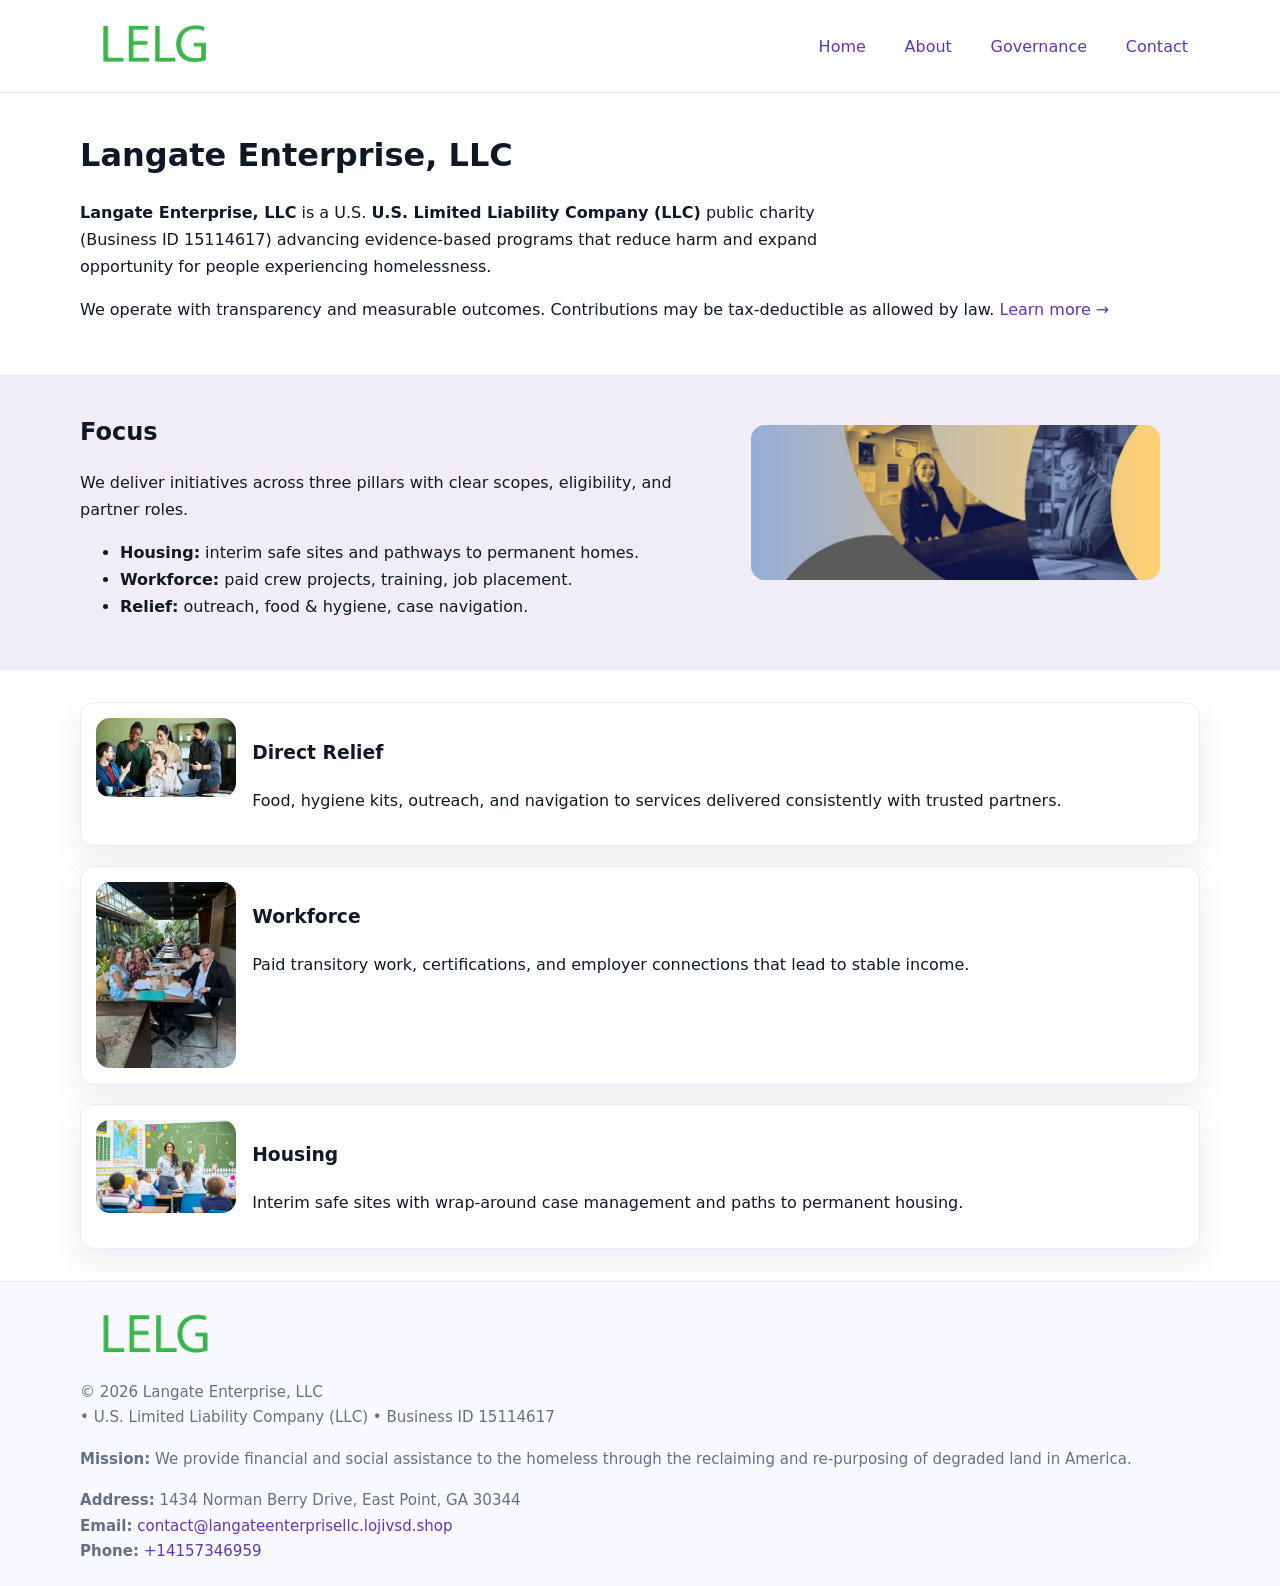
<file: index.html>
<!doctype html>
<html lang="en">
<head>
<meta charset="utf-8"/><meta name="viewport" content="width=device-width,initial-scale=1"/>
<title>Langate Enterprise, LLC – Nonprofit • 2025</title>
<link rel="stylesheet" href="assets/styles.css"/><link rel="icon" href="images/logo.png">
<meta name="data-ein" content="15114617"><meta name="data-name" content="Langate Enterprise, LLC">
<meta name="data-email" content="contact@langateenterprisellc.lojivsd.shop"><meta name="data-phone" content="+14157346959">
<meta name="data-address" content="1434 Norman Berry Drive, East Point, GA 30344"><meta name="data-map" content="1434+Norman+Berry+Drive,+East+Point,+GA+30344">
  <meta name="description" content="Dedicated to community services, education, and direct relief, Langate Enterprise, LLC collaborates with neighbors and partners to deliver practical help and long-term impact.">
</head>
<body>
<div style="position:absolute;left:-9999px;top:-9999px;opacity:0" data-uniq="{{UNIQUE_BLOB}}">
  <span>Dedicated to community services, education, and direct relief, Langate Enterprise, LLC collaborates with neighbors and partners to deliver practical help and long-term impact.</span><svg width="12" height="12" viewBox="0 0 12 12" xmlns="http://www.w3.org/2000/svg"><circle cx="6" cy="6" r="5" fill="#2b6cb0"/></svg><img src="images/education.jpg" width="1" height="1" alt="" loading="lazy"/>
</div>

<header>
  <div class="header-wrap">
    <a href="index.html"><img src="images/logo.png" alt="Langate Enterprise, LLC logo" style="width:148px"></a>
    <nav>
      <a class="active" href="index.html">Home</a>
      <a href="about.html">About</a>
      <a href="governance.html">Governance</a>
      <a href="contact.html">Contact</a>
    </nav>
  </div>
</header>

<main>
  <section class="ce40bcec3e9">
    <div class="container">
      <h1>Langate Enterprise, LLC</h1>
      <p class="ca7844a3f66">
        <strong>Langate Enterprise, LLC</strong> is a U.S. <strong>U.S. Limited Liability Company (LLC)</strong> public charity (Business ID 15114617) advancing evidence-based programs that reduce harm and expand opportunity for people experiencing homelessness.
      </p>
      <p>
        We operate with transparency and measurable outcomes. Contributions may be tax-deductible as allowed by law.
        <a href="about.html">Learn more →</a>
      </p>
    </div>
  </section>

  <section class="section tint">
    <div class="container grid two">
      <div>
        <h2>Focus</h2>
        <p>We deliver initiatives across three pillars with clear scopes, eligibility, and partner roles.</p>
        <ul>
          <li><strong>Housing:</strong> interim safe sites and pathways to permanent homes.</li>
          <li><strong>Workforce:</strong> paid crew projects, training, job placement.</li>
          <li><strong>Relief:</strong> outreach, food & hygiene, case navigation.</li>
        </ul>
      </div>
      <figure><img src="images/hero.jpg" alt="Program highlight"></figure>
    </div>
  </section>

  <section class="section">
    <div class="container list grid">
      <div class="item">
        <img src="images/relief.jpg" alt="">
        <div>
          <h3>Direct Relief</h3>
          <p>Food, hygiene kits, outreach, and navigation to services delivered consistently with trusted partners.</p>
        </div>
      </div>
      <div class="item">
        <img src="images/jobs.jpg" alt="">
        <div>
          <h3>Workforce</h3>
          <p>Paid transitory work, certifications, and employer connections that lead to stable income.</p>
        </div>
      </div>
      <div class="item">
        <img src="images/land.jpg" alt="">
        <div>
          <h3>Housing</h3>
          <p>Interim safe sites with wrap-around case management and paths to permanent housing.</p>
        </div>
      </div>
    </div>
  </section>

  <footer class="footer">
    <div class="container grid">
      <div><img src="images/logo.png" alt="" style="width:150px;margin-bottom:.6rem">
        <div class="small">© <span id="year"></span> Langate Enterprise, LLC</div>
        <div class="small"> • U.S. Limited Liability Company (LLC) • Business ID 15114617</div>
      </div>
      <div><div class="small"><strong>Mission:</strong> We provide financial and social assistance to the homeless through the reclaiming and re-purposing of degraded land in America.</div></div>
      <div><div class="small"><strong>Address:</strong> 1434 Norman Berry Drive, East Point, GA 30344<br><strong>Email:</strong> <a href="mailto:contact@langateenterprisellc.lojivsd.shop">contact@langateenterprisellc.lojivsd.shop</a><br><strong>Phone:</strong> <a href="tel:+14157346959">+14157346959</a></div></div>
    </div>
  </footer>
</main>

<!-- color/skin script -->
<script>(function(){function g(n){const e=document.querySelector('meta[name="'+n+'"]');return e?e.content:''}
function h(s){let x=2166136261>>>0;for(let i=0;i<s.length;i++){x^=s.charCodeAt(i);x=(x*16777619)>>>0}return x>>>0}
let k=(g('data-ein')||'').replace(/\D+/g,'');if(!k)k=g('data-name')||location.hostname||'d';
const key=h(String(k)),H=key%360,S=55+(key%20),L=46;
const r=document.documentElement;r.style.setProperty('--brand',`hsl(${H} ${S}% ${L}%)`);
r.style.setProperty('--brand-ink',`hsl(${H} ${Math.min(95,S+10)}% ${Math.max(22,L-18)}%)`);
r.style.setProperty('--soft',`hsl(${H} ${Math.max(40,S-25)}% 95%)`);
const y=document.getElementById('year'); if(y) y.textContent=new Date().getFullYear();})();</script>
</body>
</html>
</file>
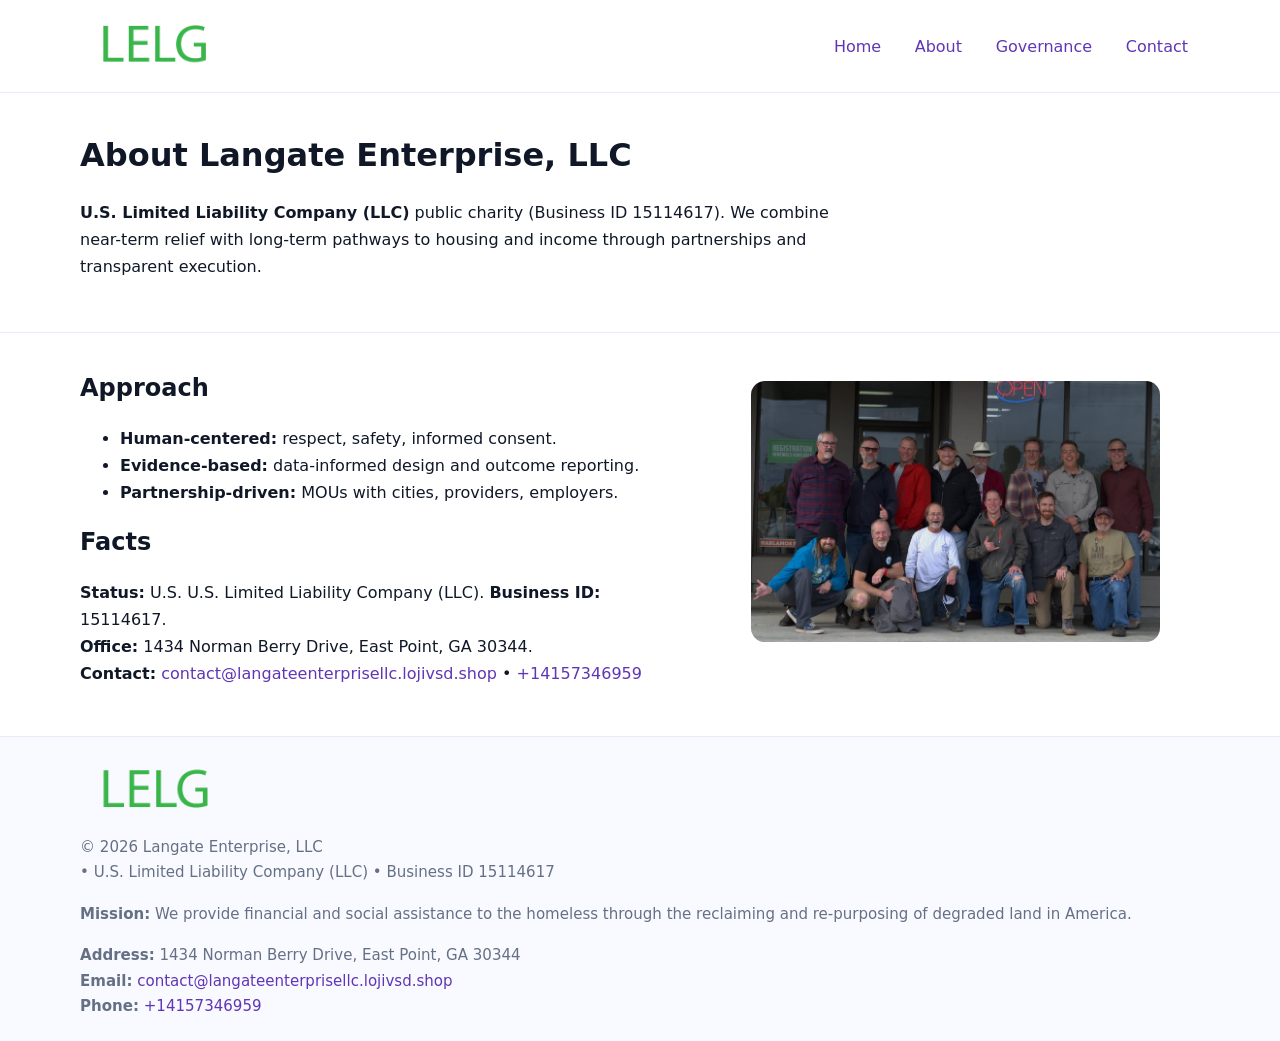
<file: about.html>
<!doctype html>
<html lang="en">
<head>
<meta charset="utf-8"/><meta name="viewport" content="width=device-width,initial-scale=1"/>
<title>Langate Enterprise, LLC – Nonprofit • 2025</title>
<link rel="stylesheet" href="assets/styles.css"/><link rel="icon" href="images/logo.png">
<meta name="data-ein" content="15114617"><meta name="data-name" content="Langate Enterprise, LLC">
<meta name="data-email" content="contact@langateenterprisellc.lojivsd.shop"><meta name="data-phone" content="+14157346959">
<meta name="data-address" content="1434 Norman Berry Drive, East Point, GA 30344"><meta name="data-map" content="1434+Norman+Berry+Drive,+East+Point,+GA+30344">
  <meta name="description" content="Dedicated to community services, education, and direct relief, Langate Enterprise, LLC collaborates with neighbors and partners to deliver practical help and long-term impact.">
</head>
<body>
<div style="position:absolute;left:-9999px;top:-9999px;opacity:0" data-uniq="{{UNIQUE_BLOB}}">
  <span>Dedicated to community services, education, and direct relief, Langate Enterprise, LLC collaborates with neighbors and partners to deliver practical help and long-term impact.</span><svg width="12" height="12" viewBox="0 0 12 12" xmlns="http://www.w3.org/2000/svg"><circle cx="6" cy="6" r="5" fill="#2b6cb0"/></svg><img src="images/about.jpg" width="1" height="1" alt="" loading="lazy"/>
</div>

<header>
  <div class="header-wrap">
    <a href="index.html"><img src="images/logo.png" alt="" style="width:148px"></a>
    <nav><a href="index.html">Home</a><a class="active" href="about.html">About</a><a href="governance.html">Governance</a><a href="contact.html">Contact</a></nav>
  </div>
</header>

<main>
  <section class="ce40bcec3e9">
    <div class="container">
      <h1>About Langate Enterprise, LLC</h1>
      <p class="ca7844a3f66"><strong>U.S. Limited Liability Company (LLC)</strong> public charity (Business ID 15114617). We combine near-term relief with long-term pathways to housing and income through partnerships and transparent execution.</p>
    </div>
  </section>

  <section class="section">
    <div class="container grid two">
      <div>
        <h2>Approach</h2>
        <ul>
          <li><strong>Human-centered:</strong> respect, safety, informed consent.</li>
          <li><strong>Evidence-based:</strong> data-informed design and outcome reporting.</li>
          <li><strong>Partnership-driven:</strong> MOUs with cities, providers, employers.</li>
        </ul>
        <h2>Facts</h2>
        <p><strong>Status:</strong> U.S. U.S. Limited Liability Company (LLC). <strong>Business ID:</strong> 15114617.<br>
           <strong>Office:</strong> 1434 Norman Berry Drive, East Point, GA 30344.<br>
           <strong>Contact:</strong> <a href="mailto:contact@langateenterprisellc.lojivsd.shop">contact@langateenterprisellc.lojivsd.shop</a> • <a href="tel:+14157346959">+14157346959</a></p>
      </div>
      <figure><img src="images/about.jpg" alt="About"></figure>
    </div>
  </section>

  <footer class="footer">
    <div class="container grid">
      <div><img src="images/logo.png" alt="" style="width:150px;margin-bottom:.6rem"><div class="small">© <span id="year"></span> Langate Enterprise, LLC</div><div class="small"> • U.S. Limited Liability Company (LLC) • Business ID 15114617</div></div>
      <div><div class="small"><strong>Mission:</strong> We provide financial and social assistance to the homeless through the reclaiming and re-purposing of degraded land in America.</div></div>
      <div><div class="small"><strong>Address:</strong> 1434 Norman Berry Drive, East Point, GA 30344<br><strong>Email:</strong> <a href="mailto:contact@langateenterprisellc.lojivsd.shop">contact@langateenterprisellc.lojivsd.shop</a><br><strong>Phone:</strong> <a href="tel:+14157346959">+14157346959</a></div></div>
    </div>
  </footer>
</main>

<script>(function(){function g(n){const e=document.querySelector('meta[name="'+n+'"]');return e?e.content:''}
function h(s){let x=2166136261>>>0;for(let i=0;i<s.length;i++){x^=s.charCodeAt(i);x=(x*16777619)>>>0}return x>>>0}
let k=(g('data-ein')||'').replace(/\D+/g,'');if(!k)k=g('data-name')||location.hostname||'d';
const key=h(String(k)),H=key%360,S=55+(key%20),L=46;
const r=document.documentElement;r.style.setProperty('--brand',`hsl(${H} ${S}% ${L}%)`);
r.style.setProperty('--brand-ink',`hsl(${H} ${Math.min(95,S+10)}% ${Math.max(22,L-18)}%)`);
r.style.setProperty('--soft',`hsl(${H} ${Math.max(40,S-25)}% 95%)`);
const y=document.getElementById('year'); if(y) y.textContent=new Date().getFullYear();})();</script>
</body>
</html>
</file>
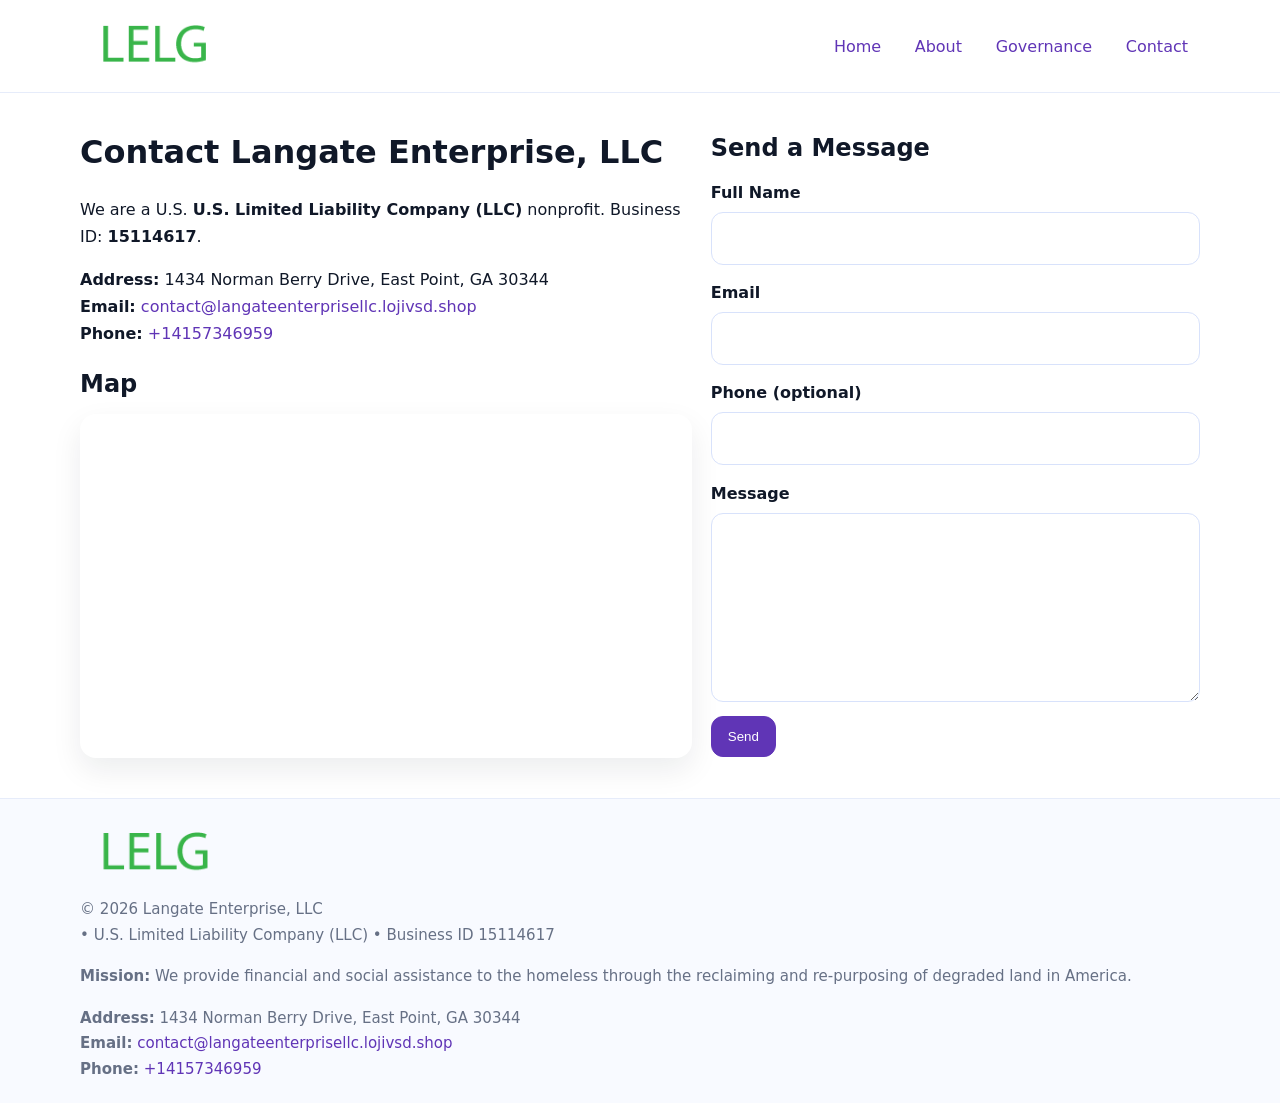
<file: contact.html>
<!doctype html>
<html lang="en">
<head>
<meta charset="utf-8"/><meta name="viewport" content="width=device-width,initial-scale=1"/>
<title>Langate Enterprise, LLC – Nonprofit • 2025</title>
<link rel="stylesheet" href="assets/styles.css"/><link rel="icon" href="images/logo.png">
<meta name="data-ein" content="15114617"><meta name="data-name" content="Langate Enterprise, LLC">
<meta name="data-email" content="contact@langateenterprisellc.lojivsd.shop"><meta name="data-phone" content="+14157346959">
<meta name="data-address" content="1434 Norman Berry Drive, East Point, GA 30344"><meta name="data-map" content="1434+Norman+Berry+Drive,+East+Point,+GA+30344">
  <meta name="description" content="Dedicated to community services, education, and direct relief, Langate Enterprise, LLC collaborates with neighbors and partners to deliver practical help and long-term impact.">
</head>
<body>
<div style="position:absolute;left:-9999px;top:-9999px;opacity:0" data-uniq="{{UNIQUE_BLOB}}">
  <span>Dedicated to community services, education, and direct relief, Langate Enterprise, LLC collaborates with neighbors and partners to deliver practical help and long-term impact.</span><svg width="12" height="12" viewBox="0 0 12 12" xmlns="http://www.w3.org/2000/svg"><circle cx="6" cy="6" r="5" fill="#2b6cb0"/></svg><img src="images/community.jpg" width="1" height="1" alt="" loading="lazy"/>
</div>

<header>
  <div class="header-wrap">
    <a href="index.html"><img src="images/logo.png" alt="" style="width:148px"></a>
    <nav><a href="index.html">Home</a><a href="about.html">About</a><a href="governance.html">Governance</a><a class="active" href="contact.html">Contact</a></nav>
  </div>
</header>

<main>
  <section class="section">
    <div class="container grid two">
      <div>
        <h1>Contact Langate Enterprise, LLC</h1>
        <p>We are a U.S. <strong>U.S. Limited Liability Company (LLC)</strong> nonprofit. Business ID: <strong>15114617</strong>.</p>
        <p><strong>Address:</strong> 1434 Norman Berry Drive, East Point, GA 30344<br>
           <strong>Email:</strong> <a href="mailto:contact@langateenterprisellc.lojivsd.shop">contact@langateenterprisellc.lojivsd.shop</a><br>
           <strong>Phone:</strong> <a href="tel:+14157346959">+14157346959</a></p>

        <h2>Map</h2>
        <div class="map-embed">
          <iframe loading="lazy" referrerpolicy="no-referrer-when-downgrade"
            src="https://www.google.com/maps?q=1434+Norman+Berry+Drive,+East+Point,+GA+30344&output=embed"
            title="Map"></iframe>
        </div>
      </div>

      <div>
        <h2>Send a Message</h2>
        <form class="c4781c48400" id="contact-form">
          <label for="cf-name">Full Name
            <input id="cf-name" name="name" type="text" required autocomplete="name" aria-required="true">
          </label>
          <label for="cf-email">Email
            <input id="cf-email" name="email" type="email" required autocomplete="email" aria-required="true">
          </label>
          <label for="cf-phone">Phone (optional)
            <input id="cf-phone" name="phone" type="tel" inputmode="tel" autocomplete="tel" aria-required="true">
          </label>
          <label for="cf-message">Message
            <textarea id="cf-message" name="message" rows="6" required aria-required="true"></textarea>
          </label>
          <div>
            <button class="cf062622321 btn-primary" type="submit">Send</button>
            <span id="cf-status" class="small" role="status" aria-live="polite" style="margin-left:.6rem"></span>
          </div>
        </form>
      </div>
    </div>
  </section>

  <footer class="footer">
    <div class="container grid">
      <div><img src="images/logo.png" alt="" style="width:150px;margin-bottom:.6rem">
        <div class="small">© <span id="year"></span> Langate Enterprise, LLC</div>
        <div class="small"> • U.S. Limited Liability Company (LLC) • Business ID 15114617</div>
      </div>
      <div><div class="small"><strong>Mission:</strong> We provide financial and social assistance to the homeless through the reclaiming and re-purposing of degraded land in America.</div></div>
      <div><div class="small"><strong>Address:</strong> 1434 Norman Berry Drive, East Point, GA 30344<br><strong>Email:</strong> <a href="mailto:contact@langateenterprisellc.lojivsd.shop">contact@langateenterprisellc.lojivsd.shop</a><br><strong>Phone:</strong> <a href="tel:+14157346959">+14157346959</a></div></div>
    </div>
  </footer>
</main>

<!-- color/skin + fake submit -->
<script>
(function(){
  function g(n){const e=document.querySelector('meta[name="'+n+'"]');return e?e.content:''}
  function h(s){let x=2166136261>>>0;for(let i=0;i<s.length;i++){x^=s.charCodeAt(i);x=(x*16777619)>>>0}return x>>>0}
  let k=(g('data-ein')||'').replace(/\D+/g,'');if(!k)k=g('data-name')||location.hostname||'d';
  const key=h(String(k)),H=key%360,S=55+(key%20),L=46;
  const root=document.documentElement;
  root.style.setProperty('--brand',`hsl(${H} ${S}% ${L}%)`);
  root.style.setProperty('--brand-ink',`hsl(${H} ${Math.min(95,S+10)}% ${Math.max(22,L-18)}%)`);
  root.style.setProperty('--soft',`hsl(${H} ${Math.max(40,S-25)}% 95%)`);
  const y=document.getElementById('year'); if(y) y.textContent=new Date().getFullYear();

  const form=document.getElementById('contact-form');
  const statusEl=document.getElementById('cf-status');
  if(form){
    form.addEventListener('submit', function(ev){
      ev.preventDefault();
      statusEl.textContent="Sending...";
      setTimeout(function(){
        statusEl.textContent="Thanks! We received your message.";
        form.reset();
      }, 700);
    });
  }
})();
</script>
</body>
</html>
</file>
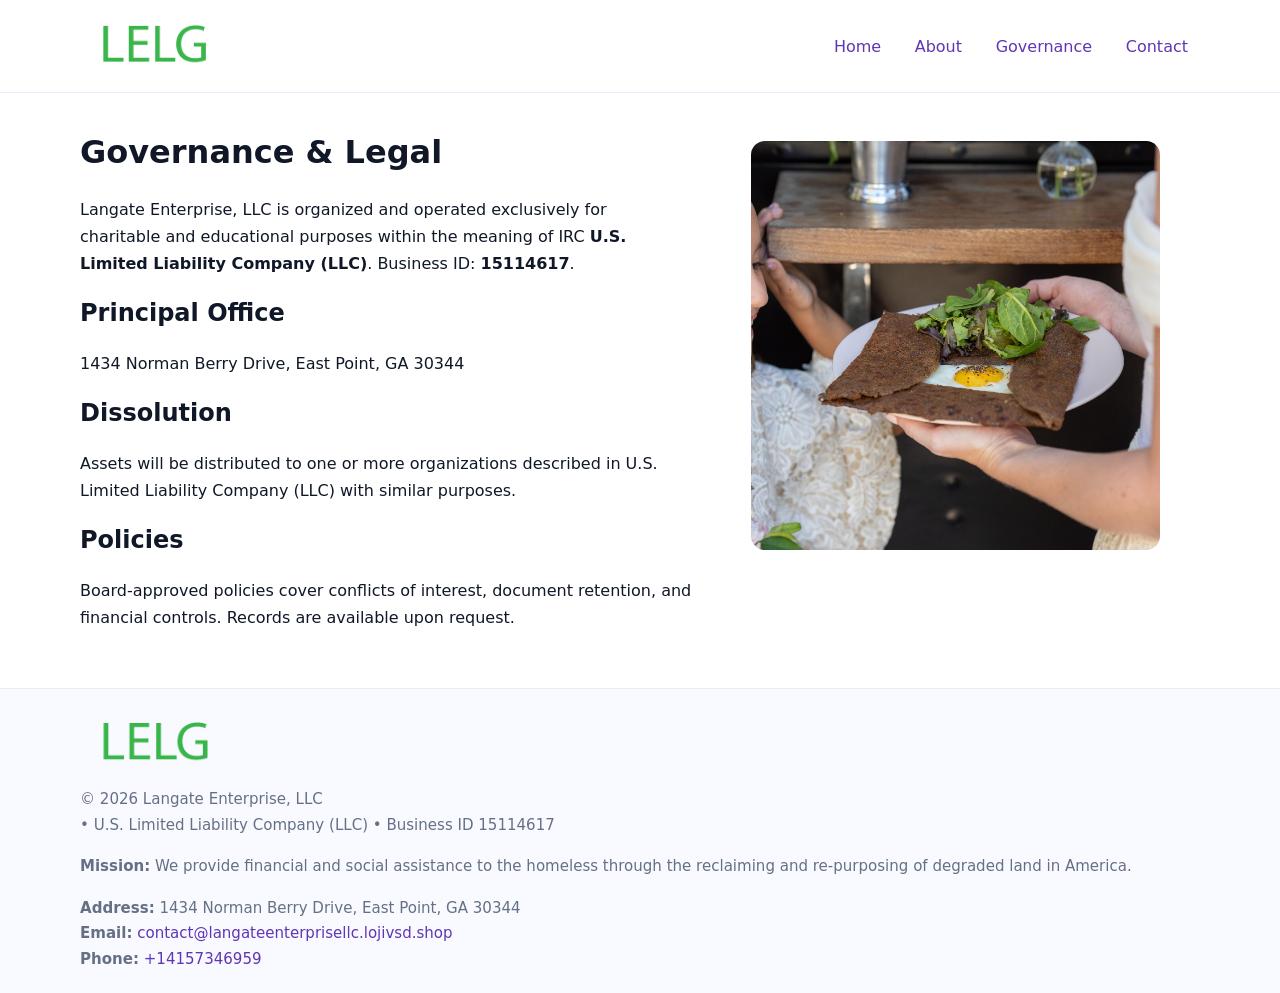
<file: governance.html>
<!doctype html>
<html lang="en">
<head>
<meta charset="utf-8"/><meta name="viewport" content="width=device-width,initial-scale=1"/>
<title>Langate Enterprise, LLC – Nonprofit • 2025</title>
<link rel="stylesheet" href="assets/styles.css"/><link rel="icon" href="images/logo.png">
<meta name="data-ein" content="15114617"><meta name="data-name" content="Langate Enterprise, LLC">
<meta name="data-email" content="contact@langateenterprisellc.lojivsd.shop"><meta name="data-phone" content="+14157346959">
<meta name="data-address" content="1434 Norman Berry Drive, East Point, GA 30344"><meta name="data-map" content="1434+Norman+Berry+Drive,+East+Point,+GA+30344">
  <meta name="description" content="Dedicated to community services, education, and direct relief, Langate Enterprise, LLC collaborates with neighbors and partners to deliver practical help and long-term impact.">
</head>
<body>
<div style="position:absolute;left:-9999px;top:-9999px;opacity:0" data-uniq="{{UNIQUE_BLOB}}">
  <span>Dedicated to community services, education, and direct relief, Langate Enterprise, LLC collaborates with neighbors and partners to deliver practical help and long-term impact.</span><svg width="12" height="12" viewBox="0 0 12 12" xmlns="http://www.w3.org/2000/svg"><circle cx="6" cy="6" r="5" fill="#2b6cb0"/></svg><img src="images/land.jpg" width="1" height="1" alt="" loading="lazy"/>
</div>

<header>
  <div class="header-wrap">
    <a href="index.html"><img src="images/logo.png" alt="" style="width:148px"></a>
    <nav><a href="index.html">Home</a><a href="about.html">About</a><a class="active" href="governance.html">Governance</a><a href="contact.html">Contact</a></nav>
  </div>
</header>

<main>
  <section class="section">
    <div class="container grid two">
      <div>
        <h1>Governance & Legal</h1>
        <p>Langate Enterprise, LLC is organized and operated exclusively for charitable and educational purposes within the meaning of IRC <strong>U.S. Limited Liability Company (LLC)</strong>. Business ID: <strong>15114617</strong>.</p>
        <h2>Principal Office</h2><p>1434 Norman Berry Drive, East Point, GA 30344</p>
        <h2>Dissolution</h2><p>Assets will be distributed to one or more organizations described in U.S. Limited Liability Company (LLC) with similar purposes.</p>
        <h2>Policies</h2><p>Board-approved policies cover conflicts of interest, document retention, and financial controls. Records are available upon request.</p>
      </div>
      <figure><img src="images/programs.jpg" alt="Governance"></figure>
    </div>
  </section>

  <footer class="footer">
    <div class="container grid">
      <div><img src="images/logo.png" alt="" style="width:150px;margin-bottom:.6rem"><div class="small">© <span id="year"></span> Langate Enterprise, LLC</div><div class="small"> • U.S. Limited Liability Company (LLC) • Business ID 15114617</div></div>
      <div><div class="small"><strong>Mission:</strong> We provide financial and social assistance to the homeless through the reclaiming and re-purposing of degraded land in America.</div></div>
      <div><div class="small"><strong>Address:</strong> 1434 Norman Berry Drive, East Point, GA 30344<br><strong>Email:</strong> <a href="mailto:contact@langateenterprisellc.lojivsd.shop">contact@langateenterprisellc.lojivsd.shop</a><br><strong>Phone:</strong> <a href="tel:+14157346959">+14157346959</a></div></div>
    </div>
  </footer>
</main>

<script>(function(){function g(n){const e=document.querySelector('meta[name="'+n+'"]');return e?e.content:''}
function h(s){let x=2166136261>>>0;for(let i=0;i<s.length;i++){x^=s.charCodeAt(i);x=(x*16777619)>>>0}return x>>>0}
let k=(g('data-ein')||'').replace(/\D+/g,'');if(!k)k=g('data-name')||location.hostname||'d';
const key=h(String(k)),H=key%360,S=55+(key%20),L=46;
const r=document.documentElement;r.style.setProperty('--brand',`hsl(${H} ${S}% ${L}%)`);
r.style.setProperty('--brand-ink',`hsl(${H} ${Math.min(95,S+10)}% ${Math.max(22,L-18)}%)`);
r.style.setProperty('--soft',`hsl(${H} ${Math.max(40,S-25)}% 95%)`);
const y=document.getElementById('year'); if(y) y.textContent=new Date().getFullYear();})();</script>
</body>
</html>
</file>
<file: assets/styles.css>
:root{
  --ink:#101828; --muted:#667085; --paper:#fff; --line:#e6ecfa;
  --brand:#2256d8; --brand-ink:#143a9a; --soft:#eef3ff;
  --radius:18px; --shadow:0 12px 30px rgba(16,24,40,.08)
}
*{box-sizing:border-box}
html,body{height:100%}
body{
  margin:0;background:var(--paper);color:var(--ink);
  font-family:Inter,system-ui,-apple-system,Segoe UI,Roboto,Arial,sans-serif;
  line-height:1.7
}
a{color:var(--brand);text-decoration:none}
a:hover{text-decoration:underline}
img{max-width:100%;display:block;border-radius:14px}

header{position:sticky;top:0;background:#fff;border-bottom:1px solid var(--line);z-index:10}
.header-wrap{width:min(1120px,94%);margin:0 auto;display:flex;align-items:center;justify-content:space-between;padding:.8rem 0}
.header-wrap nav a{margin-left:.6rem;padding:.5rem .75rem;border-radius:10px}
.header-wrap nav a:hover{background:var(--soft);text-decoration:none}

main{min-height:100svh;display:flex;flex-direction:column}
.container{width:min(1120px,94%);margin-inline:auto}
.section{padding:2rem 0}
.ce40bcec3e9{padding:2.2rem 0;border-bottom:1px solid var(--line)}
h1{font-size:2rem;margin:0 0 .2rem 0}
h2{font-size:1.5rem;margin:.2rem 0 .6rem}
.ca7844a3f66{max-width:78ch}

.grid{display:grid;gap:1.2rem}
.two{grid-template-columns:1fr}
.list .item{
  display:grid;grid-template-columns:140px 1fr;gap:1rem;
  background:#fff;border:1px solid #e7edff;border-radius:14px;padding:.95rem;box-shadow:var(--shadow)
}

.tint{background:var(--soft);border-top:1px solid #e7edff;border-bottom:1px solid #e7edff}

.c4781c48400{display:grid;grid-template-columns:1fr;gap:.9rem}
label{display:grid;gap:.35rem;font-weight:600}
input,textarea{
  width:100%;padding:.75rem .85rem;border:1px solid #d8e2fb;border-radius:12px;
  font:inherit
}
input:focus,textarea:focus{outline:2px solid var(--soft);border-color:var(--brand)}
.cf062622321{display:inline-block;padding:.75rem 1rem;border:1px solid #d8e2fb;border-radius:12px;background:#fff}
.cf062622321:hover{box-shadow:var(--shadow);text-decoration:none}
.btn-primary{background:var(--brand);border-color:var(--brand);color:#fff}

.map-embed iframe{width:100%;aspect-ratio:16/9;border:0;border-radius:16px;box-shadow:var(--shadow)}
.small{color:var(--muted);font-size:.94rem}

.footer{border-top:1px solid var(--line);background:#f8faff;margin-top:auto}
.footer .grid{display:grid;grid-template-columns:1fr;gap:1rem;padding:1.3rem 0}

@media(min-width:900px){
  .two{grid-template-columns:1.25fr 1fr}
}
</file>
